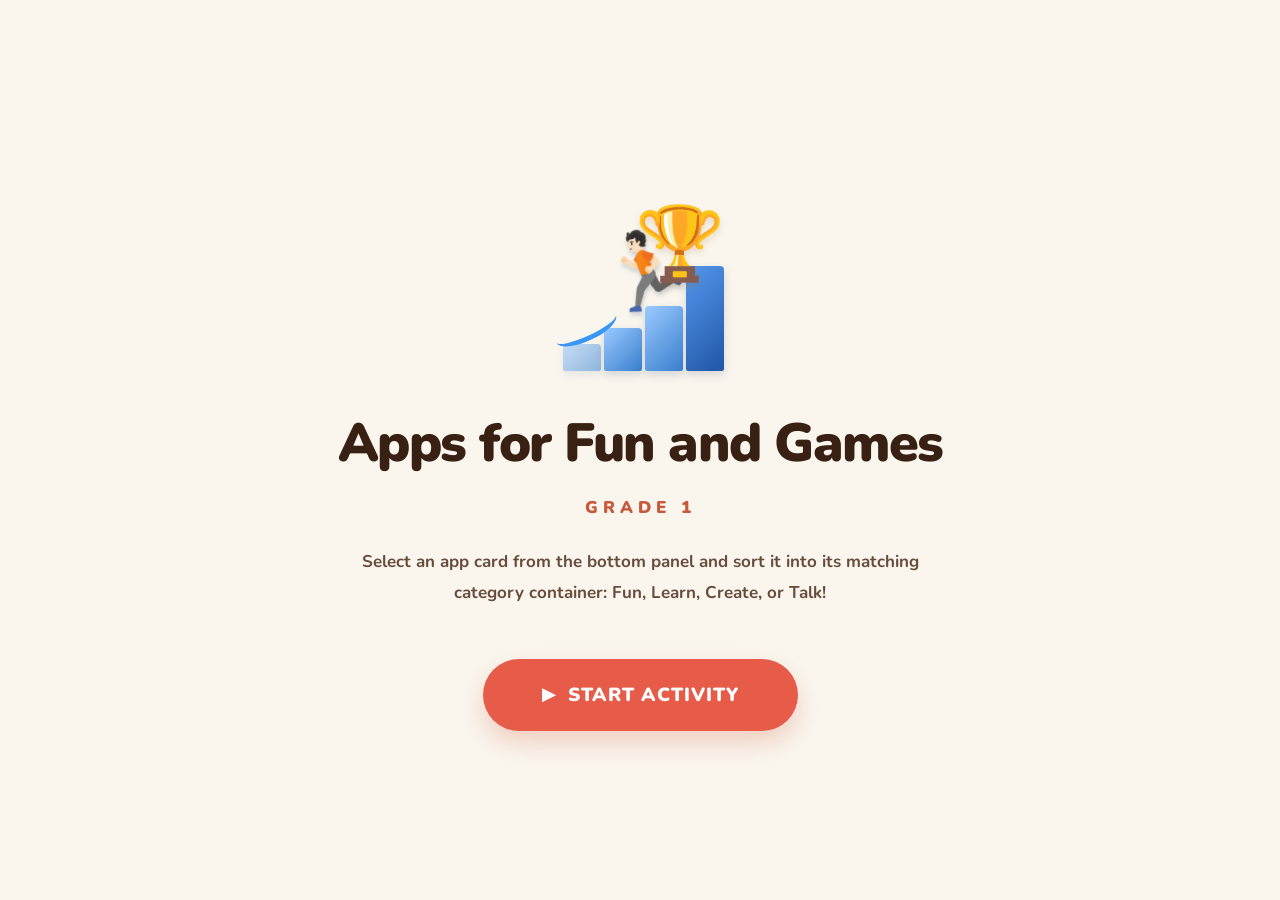
<file: index.html>
<!DOCTYPE html>
<html lang="en">
<head>
  <meta charset="UTF-8">
  <meta name="viewport" content="width=device-width, initial-scale=1.0">
  <title>Apps for Fun and Games - Start</title>
  <link rel="stylesheet" href="style.css">
</head>
<body>
<section class="start-screen" id="startScreen" style="display:flex;">
    <div class="start-content">
      <div class="hero-art" aria-hidden="true">
        <div class="steps"><i></i><i></i><i></i><i></i></div>
        <div class="runner">🏃🏻</div>
        <div class="hero-trophy">🏆</div>
        <div class="motion-line"></div>
      </div>
      <h1>Apps for Fun and Games</h1>
      <div class="grade-label">GRADE 1</div>
      <p>Select an app card from the bottom panel and sort it into its matching<br class="desktop-break">
      category container: Fun, Learn, Create, or Talk!</p>
      <a class="start-button" id="startActivity" href="game.html"><span>▶</span> START ACTIVITY</a>
    </div>
  </section>
</body>
</html>
</file>
<file: style.css>
@import url('https://fonts.googleapis.com/css2?family=Nunito:wght@500;600;700;800;900&display=swap');
:root{--navy:#111a3b;--ink:#17244b;--sky:#e7f5ff;--pink:#ed35a6;--blue:#3298f5;--purple:#a64be9;--green:#00c98a}
*{box-sizing:border-box}
body{margin:0;min-height:100vh;font-family:Nunito,Arial,sans-serif;color:var(--ink);background:linear-gradient(145deg,#eaf7ff,#dff1fc);overflow-x:hidden}
.topbar{height:54px;background:#111a3b;color:#fff;display:flex;align-items:center;justify-content:space-between;padding:0 4.5%;box-shadow:0 3px 12px #111a3b22}
.brand{display:flex;align-items:center;gap:9px;font-size:14px;font-weight:900;letter-spacing:.2px}.brand-icon{font-size:20px}
.stats{display:flex;align-items:center;gap:10px}.stat{height:38px;min-width:76px;padding:3px 9px;background:#202b51;border-radius:8px;display:grid;grid-template-columns:20px auto;grid-template-rows:12px 17px;align-items:center}.stat>span{grid-row:1/3;font-size:16px}.stat small{font-size:8px;letter-spacing:1px;color:#aeb9dc;font-weight:900}.stat b{font-size:12px}.sound-btn,.restart-btn{border:0;background:transparent;color:white;font-size:17px;cursor:pointer;padding:6px}
.game-shell{width:min(1000px,94vw);min-height:calc(100vh - 54px);margin:auto;padding:24px 5% 18px;position:relative;display:flex;flex-direction:column;align-items:center}
.tiny-lights{position:absolute;left:0;top:17px;display:flex;gap:4px}.tiny-lights i{width:6px;height:6px;border-radius:50%;background:#ff659d}.tiny-lights i:nth-child(2){background:#00d5a2}.tiny-lights i:nth-child(3){background:#4c9dff}
.instruction{background:#fff;border-radius:18px;padding:12px 28px;text-align:center;box-shadow:0 4px 0 #d4e6f3;width:min(550px,100%);margin:5px auto 26px;z-index:1}
.instruction h1{font-size:17px;margin:0 0 3px;font-weight:900}.instruction p{font-size:11px;color:#58708f;margin:0}.instruction b{color:#2879cf}
.categories{width:100%;display:grid;grid-template-columns:1fr 1fr;gap:20px 24px;margin-bottom:24px}
.category{height:82px;border-radius:22px;position:relative;display:flex;align-items:center;justify-content:space-between;padding:0 8px 0 17px;color:#fff;cursor:pointer;box-shadow:0 7px 0 rgba(19,39,74,.22),0 10px 17px #365d8520;transition:transform .16s,filter .16s;outline:none;overflow:visible}
.category:before{content:"";position:absolute;inset:0;border-radius:22px 22px 18px 18px;background:linear-gradient(180deg,#ffffff35,transparent 52%);pointer-events:none}
.category.fun{background:linear-gradient(105deg,#fa4eb7,#d71991)}.category.learn{background:linear-gradient(105deg,#4dafff,#2479e9)}.category.create{background:linear-gradient(105deg,#c66af5,#8b39d4)}.category.talk{background:linear-gradient(105deg,#27e6ae,#00ad79)}
.category.drag-over{transform:translateY(-5px) scale(1.025);filter:brightness(1.12);box-shadow:0 0 0 4px #fff,0 0 0 7px #58a8f3,0 10px 20px #365d8530}
.cat-copy{display:flex;align-items:center;gap:9px;z-index:1}.cat-copy strong{font-size:20px;font-weight:900;text-shadow:0 2px 2px #0002}.cat-symbol{font-size:17px;background:#ffffff35;width:26px;height:26px;border-radius:9px;display:grid;place-items:center}
.avatar{width:68px;height:68px;border:3px solid #fff;border-radius:50%;background:#21d76f;display:grid;place-items:center;font-size:37px;box-shadow:0 3px 7px #142c5533;z-index:2;margin-right:-4px}
.drop-hint{position:absolute;right:72px;bottom:7px;font-size:8px;letter-spacing:1px;font-weight:900;opacity:0;transition:opacity .15s}.category.drag-over .drop-hint{opacity:.9}
.activity-area{width:100%;margin-top:auto;display:flex;flex-direction:column;align-items:center}
.tray{width:100%;min-height:88px;display:flex;justify-content:center;align-items:center;gap:12px;flex-wrap:wrap;padding:6px 0}
.app-card{width:94px;min-height:82px;border:1px solid #e4edf6;border-radius:13px;background:#fff;box-shadow:0 4px 0 #d8e6f1,0 7px 12px #46688b16;display:flex;flex-direction:column;align-items:center;justify-content:center;gap:5px;cursor:grab;user-select:none;transition:transform .15s,opacity .15s;position:relative;padding:8px 5px}
.app-card:hover{transform:translateY(-4px)}.app-card:active{cursor:grabbing}.app-card.selected{outline:3px solid #379cff;transform:translateY(-5px)}.app-card.dragging{opacity:.35}
.app-icon{width:30px;height:30px;border-radius:9px;display:grid;place-items:center;color:#fff;font-size:19px;box-shadow:inset 0 1px 2px #fff7}.app-name{font-size:9px;font-weight:900;text-align:center;line-height:1.1}
.bottom-panel{width:min(500px,100%);height:38px;border-radius:20px;background:#fff;box-shadow:0 3px 0 #d8e9f4;display:flex;align-items:center;justify-content:space-between;padding:0 17px;margin-top:8px;gap:10px}
.panel-label,.wave-status{font-size:9px;letter-spacing:.8px;color:#8294ad;font-weight:900;white-space:nowrap}.wave-status{color:#8b9bb1}.wave-status b{color:#2387dc}.progress{height:5px;width:90px;background:#edf2f7;border-radius:9px;overflow:hidden}.progress span{display:block;width:0;height:100%;background:linear-gradient(90deg,#36b7ff,#8b59ed);transition:width .3s}
.feedback{font-size:11px;font-weight:800;color:#66819c;min-height:16px;margin:9px 0 0;text-align:center}
.overlay{position:fixed;inset:0;background:#111a3bd9;backdrop-filter:blur(6px);display:grid;place-items:center;z-index:10;overflow:hidden}.hidden{display:none}
.result-card{width:min(360px,90vw);background:#fff;border:3px solid #ffd76d;border-radius:22px;padding:24px;text-align:center;position:relative;z-index:2;box-shadow:0 20px 70px #0005;animation:pop .35s ease}
@keyframes pop{from{transform:scale(.75);opacity:0}to{transform:scale(1);opacity:1}}
.result-kicker{font-size:10px;color:#21a879;letter-spacing:1px;font-weight:900}.trophy{font-size:48px;margin:10px 0 0}.result-card h2{font-size:25px;margin:0;color:#18264c}.result-card p{font-size:12px;color:#71819a;margin:4px 0 18px}.result-stats{display:flex;justify-content:center;gap:14px;margin-bottom:20px}.result-stats div{background:#eff8ff;border-radius:12px;padding:9px 17px;display:grid;gap:2px;min-width:100px}.result-stats span{font-size:17px}.result-stats b{font-size:17px}.result-stats small{font-size:8px;letter-spacing:1px;color:#8193a9;font-weight:900}.result-card button{background:#ed3ca5;color:#fff;border:0;border-radius:22px;padding:11px 27px;font:900 12px Nunito;cursor:pointer;box-shadow:0 4px 0 #b91d78}
.confetti{position:absolute;inset:0;pointer-events:none}.confetti i{position:absolute;width:7px;height:13px;top:-20px;animation:fall 3.2s linear infinite}@keyframes fall{to{transform:translateY(110vh) rotate(720deg)}}
.toast{position:fixed;bottom:18px;left:50%;transform:translate(-50%,20px);background:#17244b;color:#fff;padding:9px 16px;border-radius:20px;font-size:12px;font-weight:800;opacity:0;transition:.2s;pointer-events:none;z-index:20}.toast.show{opacity:1;transform:translate(-50%,0)}
@media(max-width:600px){.topbar{padding:0 12px}.brand{font-size:11px}.game-shell{padding:22px 4% 12px}.instruction{margin-bottom:22px;padding:12px}.instruction h1{font-size:15px}.categories{gap:13px 10px}.category{height:68px;padding-left:10px;border-radius:16px}.cat-copy{gap:5px}.cat-copy strong{font-size:16px}.cat-symbol{width:22px;height:22px;font-size:13px}.avatar{width:53px;height:53px;font-size:29px}.app-card{width:82px;min-height:76px}.bottom-panel{padding:0 11px}.progress{width:55px}.panel-label,.wave-status{font-size:8px}}
@media(max-width:360px){.category{height:60px}.avatar{width:45px;height:45px;font-size:25px}.cat-copy strong{font-size:14px}.app-card{width:75px}}


/* Welcome / starting screen */
body{background:#faf6ee}
.start-screen{min-height:100vh;width:100%;display:flex;align-items:center;justify-content:center;background:#faf6ee;color:#382013;padding:35px 20px}
.start-content{width:100%;max-width:900px;text-align:center;display:flex;flex-direction:column;align-items:center}
.hero-art{width:230px;height:220px;position:relative;margin:0 auto 25px}
.steps{position:absolute;bottom:18px;left:38px;display:flex;align-items:flex-end;gap:3px}
.steps i{display:block;width:38px;background:linear-gradient(135deg,#9bcaff,#397fce);border-radius:4px 4px 2px 2px;box-shadow:0 4px 8px #314f7c30}
.steps i:nth-child(1){height:27px;opacity:.55}.steps i:nth-child(2){height:43px}.steps i:nth-child(3){height:65px}.steps i:nth-child(4){height:105px;background:linear-gradient(135deg,#5598ed,#2056a6)}
.runner{position:absolute;left:74px;bottom:67px;font-size:75px;transform:rotate(-12deg);filter:drop-shadow(0 4px 2px #263f6633)}
.hero-trophy{position:absolute;right:30px;top:26px;font-size:72px;filter:drop-shadow(0 4px 3px #946a2833)}
.motion-line{position:absolute;left:28px;bottom:48px;width:66px;height:25px;border-bottom:5px solid #3996f4;border-radius:50%;transform:rotate(-25deg)}
.start-content h1{font-size:clamp(34px,4.2vw,54px);line-height:1.1;font-weight:1000;letter-spacing:-1.5px;margin:0 0 22px;color:#382013}
.grade-label{font-size:17px;letter-spacing:5px;font-weight:1000;color:#c65a3d;margin-bottom:27px}
.start-content p{font-size:17px;line-height:1.85;color:#684d3d;font-weight:700;margin:0 0 50px}
.start-button{border:0;border-radius:50px;background:#e75b49;color:white;font:1000 19px Nunito,Arial,sans-serif;letter-spacing:1px;padding:23px 55px;min-width:315px;box-shadow:0 12px 24px #d85a4140;cursor:pointer;transition:transform .18s,box-shadow .18s}
.start-button span{font-size:17px;margin-right:12px}.start-button:hover{transform:translateY(-3px);box-shadow:0 16px 28px #d85a4150}.start-button:active{transform:translateY(1px)}
#gameScreen{min-height:100vh}
#gameScreen.hidden{display:none}
@media(max-width:600px){.hero-art{transform:scale(.85);margin-bottom:0}.start-content h1{font-size:34px;letter-spacing:-1px}.start-content p{font-size:14px;line-height:1.7;margin-bottom:35px}.desktop-break{display:none}.start-button{min-width:0;width:min(315px,90vw);padding:19px 28px;font-size:16px}.grade-label{font-size:14px;margin-bottom:20px}}


/* Main activity screen — closely matched to the supplied reference */
#gameScreen{background:#e5f5ff;min-height:100vh;color:#182642}
#gameScreen .topbar{height:70px;background:#1d2b49;padding:0 2%;display:flex;position:relative;justify-content:space-between;box-shadow:0 3px 9px #1c315033}
#gameScreen .brand{font-size:21px;font-weight:1000;gap:13px}
#gameScreen .brand-icon{font-size:28px}
#gameScreen .stats{gap:0}
#gameScreen .stat{height:64px;min-width:133px;background:#1a2743;border:1px solid #334361;border-radius:22px;padding:8px 16px;grid-template-columns:27px auto;grid-template-rows:20px 22px}
#gameScreen .stat>span{font-size:22px;color:#d4e0f4}
#gameScreen .stat small{font-size:18px;letter-spacing:1px;color:#94a5bf}
#gameScreen .stat b{font-size:18px}
#gameScreen .sound-btn,#gameScreen .restart-btn,#gameScreen .help-btn{width:46px;height:46px;border:1px solid #34435f;border-radius:50%;margin-left:17px;color:#d8e2f2;font-size:21px;display:grid;place-items:center}
#gameScreen .help-btn{background:transparent;border:1px solid #34435f;color:#ffcf00;font-size:18px;border-radius:50%;width:46px;height:46px;margin-left:17px;cursor:pointer}
#gameScreen .game-shell{width:100%;max-width:none;min-height:calc(100vh - 70px);padding:36px 6.9% 24px;justify-content:flex-start;background:#e5f5ff}
.level-dots{position:absolute;top:36px;left:28px;width:72px;height:22px;border-radius:20px;background:#fff;display:flex;align-items:center;gap:5px;padding:5px 9px;box-shadow:0 2px 5px #315b801c}
.level-dots i{height:10px;width:10px;border-radius:10px;background:#e2eaf3}.level-dots i.active{width:25px;background:#f34fb2}
#gameScreen .instruction{width:min(855px,78vw);min-height:116px;margin:30px auto 54px;border-radius:46px;border:2px solid #d9e9ff;padding:18px 30px;box-shadow:0 5px 5px #315b8021;background:#fff;text-align:center}
#gameScreen .instruction h1{font-size:27px;color:#243f91;font-weight:1000;margin:0 0 6px}
#gameScreen .instruction p{font-size:21px;color:#1760ff;font-weight:900;margin:0}
#gameScreen .categories{width:100%;max-width:1345px;margin:0 auto 0;gap:43px 29px;grid-template-columns:1fr 1fr}
#gameScreen .category{height:158px;border-radius:47px 47px 42px 42px;padding:0 30px;box-shadow:0 18px 0 rgba(26,52,95,.2),0 22px 23px #385d7b24;overflow:visible;position:relative}
#gameScreen .category:before{inset:0 0 34px;border-radius:47px 47px 24px 24px;background:linear-gradient(180deg,#ffffffa6 0%,#ffffff65 100%)}
#gameScreen .category:after{content:"";position:absolute;left:0;right:0;bottom:0;height:52px;border-radius:0 0 42px 42px;background:linear-gradient(180deg,#ffffff00,#0000000b);pointer-events:none}
#gameScreen .category.fun{background:#f34eaa;box-shadow:0 18px 0 #a8165e,0 25px 23px #385d7b24}
#gameScreen .category.learn{background:#4b9cf2;box-shadow:0 18px 0 #203f89,0 25px 23px #385d7b24}
#gameScreen .category.create{background:#b65be9;box-shadow:0 18px 0 #57229a,0 25px 23px #385d7b24}
#gameScreen .category.talk{background:#00c991;box-shadow:0 18px 0 #145e3c,0 25px 23px #385d7b24}
#gameScreen .cat-copy{position:relative;z-index:2;align-self:center;display:flex;flex-direction:column;align-items:flex-start;gap:8px}
#gameScreen .cat-copy strong{font-size:38px;line-height:1;color:#fff;text-shadow:0 2px 2px #0001}
#gameScreen .cat-symbol{width:59px;height:36px;border-radius:20px;background:#fff;color:#f2b400;font-size:27px;box-shadow:0 3px 5px #254b7224}
#gameScreen .learn .cat-symbol{color:#1763ff}#gameScreen .create .cat-symbol{color:#9a35ef}#gameScreen .talk .cat-symbol{color:#00a879}
#gameScreen .avatar{position:absolute;z-index:4;right:30px;top:-42px;width:164px;height:164px;border:6px solid #fff;border-radius:50%;object-fit:cover;background:#00b84b;box-shadow:0 2px 4px #18385a24;margin:0}
#gameScreen .drop-hint{right:175px;bottom:14px;font-size:11px}
#gameScreen .activity-area{width:100%;margin:16px auto 0;flex:1;justify-content:flex-start}
#gameScreen .tray{min-height:174px;gap:22px;padding:0 0 6px;align-items:stretch}
#gameScreen .app-card{width:156px;min-height:170px;border:4px solid #edf3f8;border-radius:33px;box-shadow:0 4px 5px #1b39501b;background:#fff;gap:8px;padding:15px 9px 10px}
#gameScreen .app-card:hover{transform:translateY(-5px)}
#gameScreen .app-icon{width:72px;height:72px;border-radius:23px;font-size:38px;border:3px solid #ffffff9c;box-shadow:0 3px 5px #243b592b}
#gameScreen .app-name{font-size:16px;line-height:1.25;color:#25334e;font-weight:1000}
#gameScreen .bottom-panel{width:min(855px,78vw);height:86px;border-radius:45px;border:2px solid #d9e9ff;margin-top:14px;padding:0 58px;box-shadow:0 5px 5px #315b8021;gap:18px}
#gameScreen .panel-label{font-size:24px;letter-spacing:4px;color:#91a3bd}
#gameScreen .pick-label{font-size:21px;font-weight:1000;color:#0874b6;background:#f0f9ff;border:1px solid #9edaff;padding:8px 20px;border-radius:30px;white-space:nowrap}
#gameScreen .panel-divider{height:32px;width:1px;background:#d9e4f1;margin:0 28px}
#gameScreen .wave-status{font-size:22px;letter-spacing:3px;color:#91a3bd;white-space:nowrap}
#gameScreen .wave-status b{font-size:22px;color:#34445e;letter-spacing:0}
#gameScreen .progress{display:none}
#gameScreen .feedback{font-size:13px;margin:9px 0 0}
#gameScreen .category.drag-over{outline:4px solid #fff;filter:brightness(1.08);transform:translateY(-4px)}
@media(max-width:900px){
 #gameScreen .game-shell{padding:28px 4% 20px}
 #gameScreen .instruction{margin:24px auto 43px;width:90vw}
 #gameScreen .instruction h1{font-size:22px}
 #gameScreen .instruction p{font-size:16px}
 #gameScreen .categories{gap:30px 18px}
 #gameScreen .category{height:130px;border-radius:34px;padding:0 20px}
 #gameScreen .cat-copy strong{font-size:30px}
 #gameScreen .avatar{width:128px;height:128px;right:15px;top:-30px}
 #gameScreen .tray{min-height:145px;gap:12px}
 #gameScreen .app-card{width:130px;min-height:140px}
 #gameScreen .bottom-panel{width:90vw;padding:0 24px}
 #gameScreen .panel-label{font-size:16px;letter-spacing:2px}
 #gameScreen .pick-label{font-size:15px;padding:7px 12px}
 #gameScreen .wave-status{font-size:15px;letter-spacing:1px}
}
@media(max-width:600px){
 #gameScreen .topbar{height:60px;padding:0 10px}
 #gameScreen .brand{font-size:13px;gap:6px}
 #gameScreen .brand-icon{font-size:19px}
 #gameScreen .stats{gap:3px}
 #gameScreen .stat{min-width:58px;height:43px;padding:4px 6px;border-radius:12px;grid-template-columns:14px auto;grid-template-rows:12px 16px}
 #gameScreen .stat>span{font-size:13px}
 #gameScreen .stat small{font-size:8px}
 #gameScreen .stat b{font-size:11px}
 #gameScreen .sound-btn,#gameScreen .restart-btn,#gameScreen .help-btn{width:31px;height:31px;font-size:13px;margin-left:3px}
 #gameScreen .game-shell{min-height:calc(100vh - 60px);padding:24px 12px 15px}
 .level-dots{top:9px;left:12px;transform:scale(.8);transform-origin:left top}
 #gameScreen .instruction{width:96%;margin:20px auto 40px;min-height:0;padding:14px 12px;border-radius:25px}
 #gameScreen .instruction h1{font-size:18px}
 #gameScreen .instruction p{font-size:12px;line-height:1.4}
 #gameScreen .categories{gap:28px 10px}
 #gameScreen .category{height:88px;border-radius:25px;padding:0 12px;box-shadow:0 10px 0 #0002}
 #gameScreen .category.fun{box-shadow:0 10px 0 #a8165e}#gameScreen .category.learn{box-shadow:0 10px 0 #203f89}#gameScreen .category.create{box-shadow:0 10px 0 #57229a}#gameScreen .category.talk{box-shadow:0 10px 0 #145e3c}
 #gameScreen .cat-copy{gap:4px}
 #gameScreen .cat-copy strong{font-size:20px}
 #gameScreen .cat-symbol{width:33px;height:24px;font-size:17px}
 #gameScreen .avatar{width:82px;height:82px;right:5px;top:-20px;border-width:4px}
 #gameScreen .tray{min-height:112px;gap:7px}
 #gameScreen .app-card{width:calc(25% - 6px);min-width:70px;min-height:106px;border-radius:18px;padding:8px 3px}
 #gameScreen .app-icon{width:48px;height:48px;font-size:25px;border-radius:15px}
 #gameScreen .app-name{font-size:10px}
 #gameScreen .bottom-panel{width:100%;height:58px;padding:0 10px;gap:6px;border-radius:30px;margin-top:10px}
 #gameScreen .panel-label{font-size:9px;letter-spacing:1px}
 #gameScreen .pick-label{font-size:10px;padding:6px 8px}
 #gameScreen .panel-divider{margin:0 4px;height:24px}
 #gameScreen .wave-status{font-size:10px;letter-spacing:0}
 #gameScreen .wave-status b{font-size:11px}
}

/* Fix: reliably switch between the welcome screen and game screen */
.start-screen.hidden,
#gameScreen.hidden {
  display: none !important;
}

/* Final visibility safeguard for both screens */
.hidden { display: none !important; }
#gameScreen:not(.hidden) { display: block !important; }
.start-screen:not(.hidden) { display: flex !important; }

/* Landing-page navigation link styled as the Start Activity button */
a.start-button {
  display: inline-flex;
  align-items: center;
  justify-content: center;
  text-decoration: none;
}


/* Interaction feedback and card-flight animation */
.app-card.wrong-answer { animation: wrong-shake .32s ease; border-color:#ff7a91; }
@keyframes wrong-shake {
  0%,100% { transform:translateX(0); }
  20%,60% { transform:translateX(-5px); }
  40%,80% { transform:translateX(5px); }
}
.flying-card { box-shadow:0 10px 25px #1b315044 !important; }
.category { -webkit-tap-highlight-color:transparent; }
.category:focus-visible,.app-card:focus-visible { outline:3px solid #ffcf4a; outline-offset:4px; }
@media (max-width:600px) {
  .game-shell { padding-left:3%; padding-right:3%; }
  .categories { gap:14px 12px; }
  .category { height:72px; padding-left:11px; }
  .avatar { width:56px; height:56px; }
  .cat-copy strong { font-size:17px; }
  .app-card { width:78px; min-height:76px; }
}
</file>
